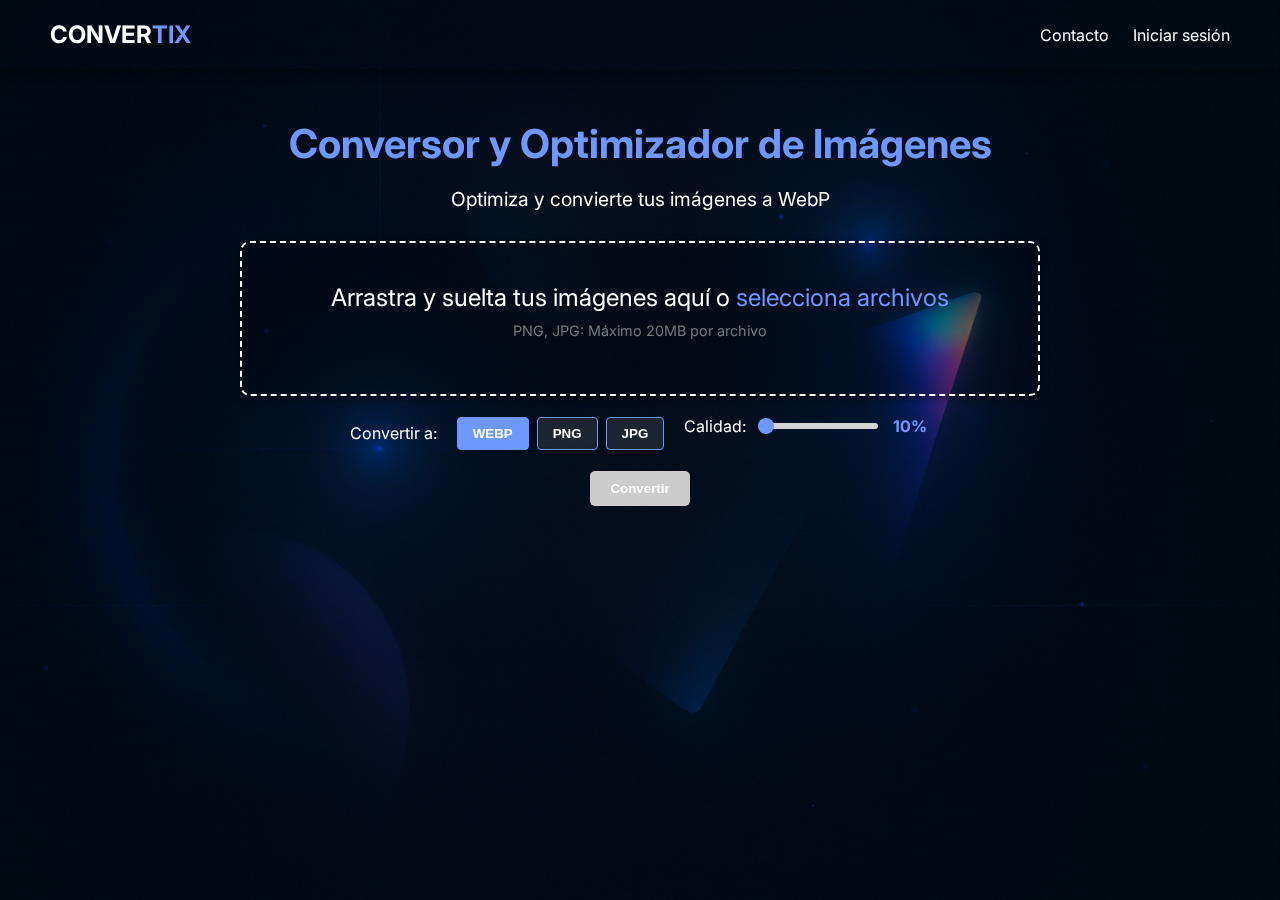
<file: frontend/public/index.html>
<!DOCTYPE html>
<html lang="es">
    <head>
        <meta charset="UTF-8">
        <meta name="viewport" content="width=device-width, initial-scale=1.0">
        <title>CONVERTIX - Conversor de Imágenes a WebP</title>
        <link rel="stylesheet" href="styles.css">
        <link href="https://fonts.googleapis.com/css2?family=Inter:wght@700&display=swap" rel="stylesheet">
    </head>
<body class="is-preload">
    <div id="bg"></div>
    <header>
        <div class="logo">
            CONVER<span class="logopt2">TIX</span>
        </div>
        <nav>
            <a href="#">Contacto</a>
            <a href="#">Iniciar sesión</a>
        </nav>
    </header>

    <main>
        <div class="hero">
            <h1 class="hero2">Conversor y Optimizador de Imágenes</h1>
            <p>Optimiza y convierte tus imágenes a WebP</p>
        </div>
        <div class="upload-area" id="dropZone">
            <div class="upload-instructions" id="instructions">
                Arrastra y suelta tus imágenes aquí o <span class="uploadpt2">selecciona archivos</span>
                <p class="formats">PNG, JPG: Máximo 20MB por archivo</p>
            </div>
            <div class="file-list" id="fileList">
                <!-- Aquí aparecerán las imágenes cargadas -->
            </div>


            <!--
                ELEMENTOS ESENCIALES PARA EL BACKEND:
                1. Input de archivos (contiene las imágenes seleccionadas):
                - Array de File objects
                - Se obtiene con: files (variable global en script.js)
            -->
            <input type="file" id="fileInput" accept=".png, .jpg, .jpeg" multiple>


        </div>

        <div class="conversion-controls">
            <div class="format-options">
                <label>Convertir a:</label>


                <!-- 
                    2. Selector de formato (valor activo):
                    - data-format del botón activo (webp/png/jpg)
                    - Se obtiene con: document.querySelector('.format-btn.active').dataset.format
                -->
                <div class="format-buttons">
                    <button class="format-btn active" data-format="webp">WEBP</button>
                    <button class="format-btn" data-format="png">PNG</button>
                    <button class="format-btn" data-format="jpg">JPG</button>
                </div>


                <div class="quality-control" style="opacity: 1; pointer-events: auto;">
                    <div class="quality-wrapper">
                        <div class="slider-container">
                            <span class="option-label">Calidad:</span>


                            <!--
                                3. Control de calidad (solo aplica para WEBP):
                                - Valor del slider (10-100)
                                - Se obtiene con: document.getElementById('qualitySlider').value
                            -->
                            <input type="range" id="qualitySlider" min="10" max="100" step="10" value="10">


                            <span id="qualityValue">10%</span>
                        </div>
                    </div>
                </div>
            </div>
            <div class="buttons">
                <button id="convertBtn" disabled>Convertir</button>
                <button id="cancelBtn" style="display: none;">Cancelar</button>
            </div>
        </div>
    </main>

    <script src="script.js"></script>
</body>
</html>
</file>
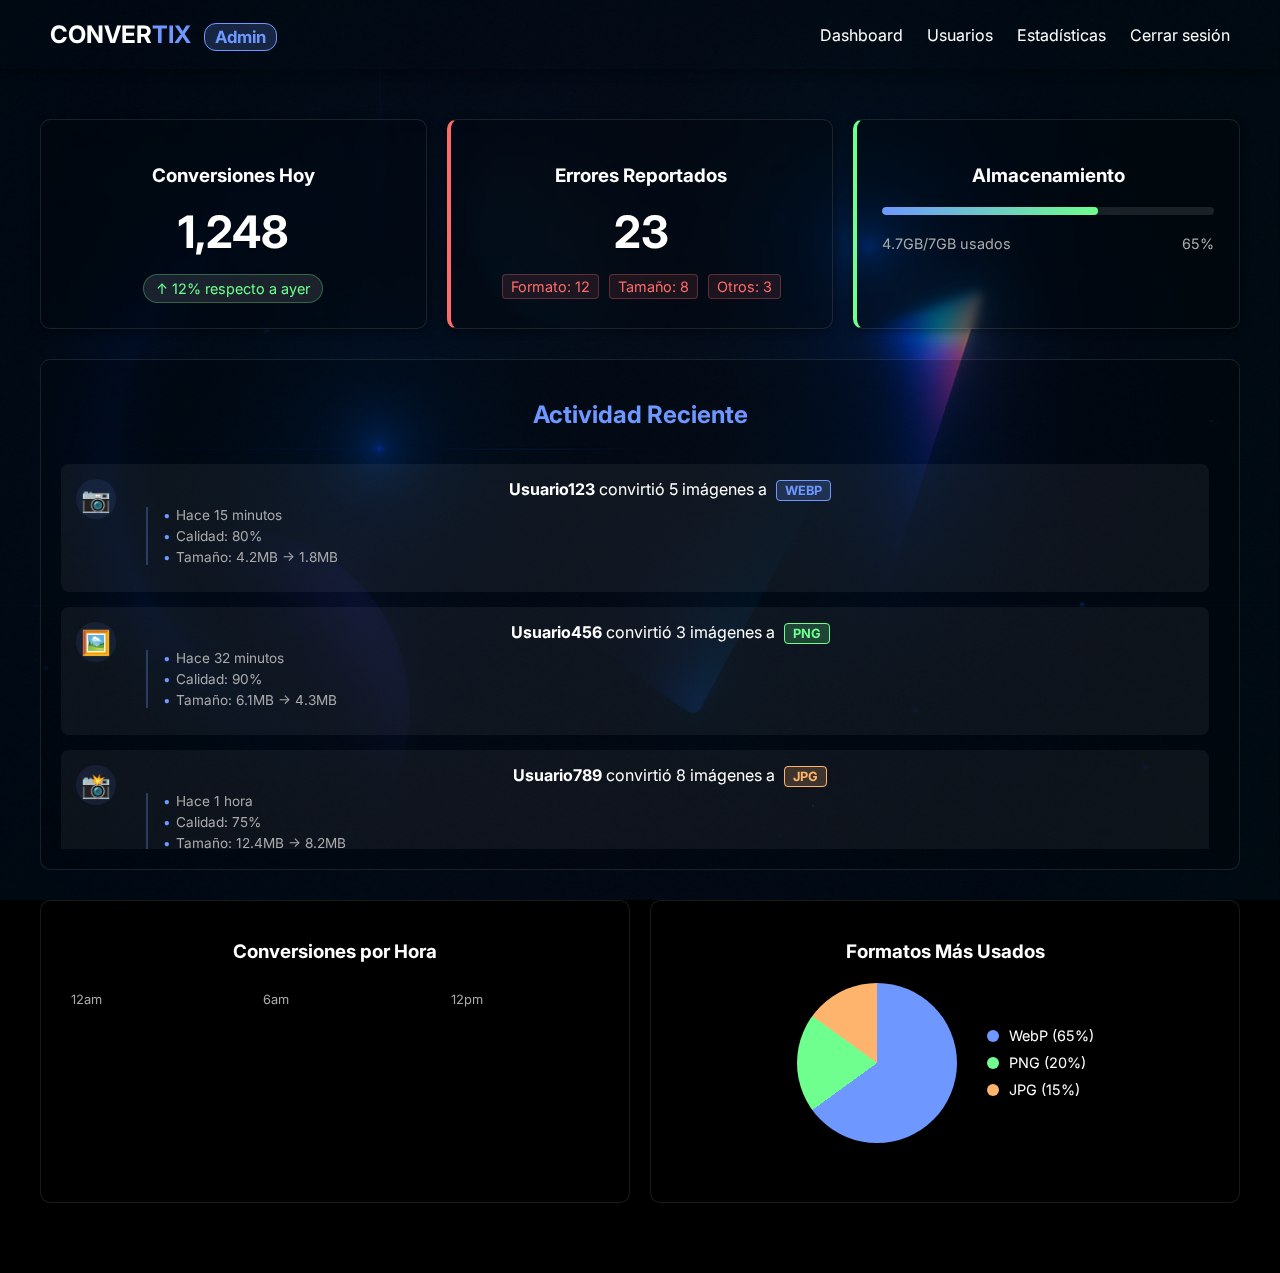
<file: frontend/private/adminsimulate.html>
<!DOCTYPE html>
<html lang="es">
<head>
    <meta charset="UTF-8">
    <meta name="viewport" content="width=device-width, initial-scale=1.0">
    <title>CONVERTIX - Panel de Administración</title>
    <link rel="stylesheet" href="../public/styles.css">
    <link rel="stylesheet" href="adminsimulate.css">
    <link href="https://fonts.googleapis.com/css2?family=Inter:wght@400;700&display=swap" rel="stylesheet">
</head>
<body class="admin-body">
    <div id="admin-bg"></div>
    
    <header class="admin-header">
        <div class="logo">
            CONVER<span class="logopt2">TIX</span> <span class="admin-badge">Admin</span>
        </div>
        <nav>
            <a href="#" id="dashboardLink">Dashboard</a>
            <a href="#" id="usersLink">Usuarios</a>
            <a href="#" id="statsLink">Estadísticas</a>
            <a href="#" id="logoutLink">Cerrar sesión</a>
        </nav>
    </header>

    <main class="admin-main">
        <section class="admin-card-container">
            <!-- Tarjeta de Resumen Diario -->
            <div class="admin-card">
                <h3 class="subtitle">Conversiones Hoy</h3>
                <div class="stat-value">1,248</div>
                <div class="stat-comparison positive">↑ 12% respecto a ayer</div>
            </div>

            <!-- Tarjeta de Errores -->
            <div class="admin-card error-card">
                <h3 class="subtitle">Errores Reportados</h3>
                <div class="stat-value">23</div>
                <div class="error-types">
                    <span>Formato: 12</span>
                    <span>Tamaño: 8</span>
                    <span>Otros: 3</span>
                </div>
            </div>

            <!-- Tarjeta de Uso de Almacenamiento -->
            <div class="admin-card storage-card">
                <h3 class="subtitle">Almacenamiento</h3>
                <div class="storage-bar">
                    <div class="storage-progress" style="width: 65%"></div>
                </div>
                <div class="storage-info">
                    <span>4.7GB/7GB usados</span>
                    <span>65%</span>
                </div>
            </div>
        </section>

        <section class="recent-activity">
            <h2 class="title">Actividad Reciente</h2>
            <div class="activity-list-container">
                <div class="activity-list">
                <div class="activity-item">
                    <div class="activity-icon">📷</div>
                    <div class="activity-details">
                        <p><strong>Usuario123</strong> convirtió 5 imágenes a <span class="format-badge webp">WEBP</span></p>
                        <div class="activity-meta">
                            <span>Hace 15 minutos</span>
                            <span>Calidad: 80%</span>
                            <span>Tamaño: 4.2MB → 1.8MB</span>
                        </div>
                    </div>
                </div>
            </div>
            
                <div class="activity-item">
                    <div class="activity-icon">🖼️</div>
                    <div class="activity-details">
                        <p><strong>Usuario456</strong> convirtió 3 imágenes a <span class="format-badge png">PNG</span></p>
                        <div class="activity-meta">
                            <span>Hace 32 minutos</span>
                            <span>Calidad: 90%</span>
                            <span>Tamaño: 6.1MB → 4.3MB</span>
                        </div>
                    </div>
                </div>
                <div class="activity-item">
                    <div class="activity-icon">📸</div>
                    <div class="activity-details">
                        <p><strong>Usuario789</strong> convirtió 8 imágenes a <span class="format-badge jpg">JPG</span></p>
                        <div class="activity-meta">
                            <span>Hace 1 hora</span>
                            <span>Calidad: 75%</span>
                            <span>Tamaño: 12.4MB → 8.2MB</span>
                        </div>
                    </div>
                </div>
            </div>
        </section>

        <section class="conversion-charts">
            <div class="chart-container">
                <h3 class="subtitle">Conversiones por Hora</h3>
                <div class="bar-chart-wrapper">
                   <div class="bar-chart">
                        <div class="chart-legend">
                            <span>12am</span>
                            <span>6am</span>
                            <span>12pm</span>
                            <span>6pm</span>
                        </div>
                        <div class="chart-bars">
                            <!-- Barras se generarán con JavaScript -->
                        </div>
                    </div>
                </div>
            </div>
            <div class="chart-container">
                <h3 class="subtitle">Formatos Más Usados</h3>
                <div class="pie-chart-container">
                    <div class="pie-chart"></div>
                    <div class="pie-chart-legend">
                        <div><span class="webp-dot"></span> WebP (65%)</div>
                        <div><span class="png-dot"></span> PNG (20%)</div>
                        <div><span class="jpg-dot"></span> JPG (15%)</div>
                    </div>
                </div>
            </div>
        </section>
    </main>

    <script src="adminsimulate.js"></script>
</body>
</html>
--!>
</file>
<file: frontend/public/styles.css>
/* ============================================= */
/* ESTILOS BASE Y CONFIGURACIONES GLOBALES */
/* ============================================= */
body {
    font-family: 'Inter', sans-serif;
    margin: 0;
    padding: 0;
    background-color: black;
    background-size: cover;
    min-height: 100vh;
}

/* Transiciones para el estado inicial (preload) */
body.is-preload #bg,
body.is-preload header,
body.is-preload main {
    opacity: 0;
}

/* ============================================= */
/* HEADER - BARRA SUPERIOR */
/* ============================================= */
header {
    display: flex;
    justify-content: space-between;
    align-items: center;
    padding: 20px 50px;
    background-color: rgba(255, 255, 255, 0);
    box-shadow: 0 2px 10px rgba(0, 0, 0, 0.426);
    transition: opacity 0.5s ease-in-out;
}

.logo {
    font-size: 24px;
    font-weight: bold;
    color: #ffffff;
}

.logopt2 {
    font-size: 24px;
    font-weight: bold;
    color: #6e97ff;
}

nav a {
    margin-left: 20px;
    text-decoration: none;
    color: #ffffff;
}

nav a:hover {
    color: #6e97ff;
}

/* ============================================= */
/* HERO - SECCIÓN PRINCIPAL */
/* ============================================= */
main {
    max-width: 800px;
    margin: 50px auto;
    text-align: center;
    padding: 0 20px;
    transition: opacity 0.5s ease-in-out;
    transition-delay: 0.3s;
}

.hero h1 {
    font-size: 2.5rem;
    margin-bottom: 10px;
}

.hero p {
    font-size: 1.2rem;
    color: #ffffff;
    font-weight: medium;
}

.hero2 {
    color: #6e97ff;
}

/* ============================================= */
/* ZONA DE CARGA DE ARCHIVOS */
/* ============================================= */
.upload-area {
    position: relative;
    border: 2px dashed #ffffff;
    border-radius: 10px;
    padding: 40px;
    margin-top: 30px;
    background-color: rgba(0, 0, 0, 0.19);
    box-shadow: 0 2px 10px rgba(0, 0, 0, 0.426);
    cursor: pointer;
    transition: all 0.3s;
    overflow: hidden;
}

.upload-area:hover {
    border-color: #0000006f;
}

.upload-instructions {
    font-size: 24px;
    font-weight: medium;
    color: #ffffff;
}

.uploadpt2 {
    font-size: 24px;
    font-weight: medium;
    color: #6e97ff;
}

.formats {
    font-weight: light;
    margin-top: 10px !important;
    color: #777777;
    font-size: 0.9rem !important;
}

#fileInput {
    display: none;
}

/* ============================================= */
/* LISTA DE ARCHIVOS CARGADOS */
/* ============================================= */
.file-list {
    max-height: 300px;
    overflow-y: auto;
    width: 100%;
    display: none;
    margin-top: 20px;
}

.file-item {
    display: flex;
    align-items: center;
    padding: 10px;
    margin-bottom: 8px;
    border-radius: 5px;
    position: relative;
    overflow: hidden;
    background: rgba(255, 255, 255, 0.1);
}

.file-progress-fill {
    position: absolute;
    top: 0;
    left: 0;
    height: 100%;
    width: 0%;
    background-color: #6e97ff;
    transition: width 0.5s ease-out, opacity 0.5s ease-out;
    z-index: 0;
    opacity: 1;
}

.file-content {
    position: relative;
    z-index: 1;
    display: flex;
    align-items: center;
    width: 100%;
}

.file-icon {
    width: 24px;
    height: 24px;
    margin-right: 10px;
    background: url('../assets/img/imageicon.png') no-repeat center center;
    background-size: contain;
}

.file-name {
    flex-grow: 1;
    white-space: nowrap;
    overflow: hidden;
    text-overflow: ellipsis;
    color: #ffffff;
}

.file-remove {
    color: #ff6b6b;
    cursor: pointer;
    margin-left: 15px;
    font-weight: bold;
    font-size: 2em;
    padding: 0 15px;
    line-height: 1;
    transition: transform 0.2s;
}

.file-remove:hover {
    transform: scale(1.5);
}

/* ============================================= */
/* CONTROLES DE CONVERSIÓN */
/* ============================================= */
.conversion-controls {
    margin-top: 20px;
    text-align: center;
    color: white;
}

.format-options {
    display: flex;
    align-items: center;
    gap: 20px;
    flex-wrap: wrap;
    justify-content: center;
    margin-bottom: 20px;
}

.format-buttons {
    display: flex;
    gap: 8px;
}

.format-btn {
    padding: 8px 15px;
    background: rgba(255, 255, 255, 0.1);
    border: 1px solid #6e97ff;
    color: white;
    border-radius: 4px;
    cursor: pointer;
    transition: all 0.3s;
}

.format-btn.active {
    background: #6e97ff;
}

.format-btn:not(.active):hover {
    background: rgba(110, 151, 255, 0.3);
}

/* ============================================= */
/* CONTROL DE CALIDAD */
/* ============================================= */
.quality-control {
    margin-bottom: 15px;
    color: white;
}

.quality-wrapper {
    display: flex;
    align-items: center;
    gap: 10px;
}

.slider-container {
    display: flex;
    align-items: center;
    gap: 10px;
}

#qualitySlider {
    -webkit-appearance: none;
    height: 6px;
    background: #d3d3d3;
    border-radius: 3px;
    width: 120px;
}

#qualitySlider::-webkit-slider-thumb {
    -webkit-appearance: none;
    width: 16px;
    height: 16px;
    border-radius: 50%;
    background: #6e97ff;
    cursor: pointer;
}

#qualityValue {
    color: #6e97ff;
    font-weight: bold;
    min-width: 40px;
    display: inline-block;
    text-align: center;
}

/* ============================================= */
/* BOTONES PRINCIPALES */
/* ============================================= */
.buttons {
    display: flex;
    justify-content: center;
    gap: 10px;
}

button {
    padding: 10px 20px;
    border: none;
    border-radius: 5px;
    cursor: pointer;
    font-weight: bold;
}

#convertBtn {
    background: #6e97ff;
    color: white;
}

#convertBtn:disabled {
    background: #cccccc;
    cursor: not-allowed;
}

#cancelBtn {
    background: #ff6b6b;
    color: white;
}

#cancelBtn:disabled {
    background: #cccccc !important;
    cursor: not-allowed;
    opacity: 0.7;
}

/* ============================================= */
/* BARRA DE PROGRESO DE CONVERSIÓN */
/* ============================================= */
.conversion-progress {
    position: absolute;
    bottom: 0;
    left: 0;
    width: 100%;
    height: 0%;
    background-color: rgba(110, 151, 255, 0.3);
    transition: height 0.3s ease, opacity 0.5s ease;
    z-index: 0;
}

/* ============================================= */
/* FONDO DE PANTALLA */
/* ============================================= */
#bg {
    position: fixed;
    top: 0;
    left: 0;
    width: 100%;
    height: 100%;
    z-index: -1;
    background: url('../assets/img/bg.jpg') no-repeat center center;
    background-size: cover;
    transition: opacity 2s ease-in-out;
}
</file>
<file: frontend/private/adminsimulate.css>
/* ============================================= */
/* ESTILOS BASE ADMIN - CONSISTENTES CON PÚBLICO */
/* ============================================= */
.admin-body {
    font-family: 'Inter', sans-serif;
    margin: 0;
    padding: 0;
    min-height: 100vh;
}

/* Fondo con efecto idéntico al público */
#admin-bg {
    position: fixed;
    top: 0;
    left: 0;
    width: 100%;
    height: 100%;
    z-index: -1;
    background: url('../assets/img/bg.jpg') no-repeat center center;
    background-size: cover;
    transition: opacity 2s ease-in-out;
}

/* Preload consistente */
body.is-preload #admin-bg,
body.is-preload .admin-header,
body.is-preload .admin-main {
    opacity: 0;
}

/* ============================================= */
/* HEADER ADMIN - MISMOS ESTILOS QUE PÚBLICO */
/* ============================================= */
.admin-header {
    display: flex;
    justify-content: space-between;
    align-items: center;
    padding: 20px 50px;
    background-color: rgba(255, 255, 255, 0);
    box-shadow: 0 2px 10px rgba(0, 0, 0, 0.426);
    transition: opacity 0.5s ease-in-out;
}

.admin-header .logo {
    font-size: 24px;
    font-weight: bold;
    color: #ffffff;
}

.admin-header .logopt2 {
    font-size: 24px;
    font-weight: bold;
    color: #6e97ff;
}

.admin-header nav a {
    margin-left: 20px;
    text-decoration: none;
    color: #ffffff;
    transition: color 0.3s ease;
    position: relative;
}

.admin-header nav a:hover {
    color: #6e97ff;
}

/* Subrayado animado como efecto hover */
.admin-header nav a::after {
    content: '';
    position: absolute;
    width: 0;
    height: 2px;
    bottom: -5px;
    left: 0;
    background-color: #6e97ff;
    transition: width 0.3s ease;
}

.admin-header nav a:hover::after {
    width: 100%;
}

/* Badge admin con estilo coherente */
.admin-badge {
    font-size: 0.7em;
    background: rgba(110, 151, 255, 0.2);
    color: #6e97ff;
    padding: 3px 10px;
    border-radius: 12px;
    margin-left: 8px;
    vertical-align: middle;
    border: 1px solid #6e97ff;
}

/* ============================================= */
/* MAIN ADMIN - CONSISTENCIA VISUAL */
/* ============================================= */
.admin-main {
    max-width: 1200px;
    margin: 50px auto;
    padding: 0 20px;
    transition: opacity 0.5s ease-in-out;
    transition-delay: 0.3s;
}

.title {
    color:#6e97ff;
}

.subtitle {
    color: #ffffff;
}

/* ============================================= */
/* COMPONENTES ADMIN CON ESTILO COHERENTE */
/* ============================================= */
.admin-card-container {
    display: grid;
    grid-template-columns: repeat(auto-fit, minmax(300px, 1fr));
    gap: 20px;
    margin-bottom: 30px;
}

.admin-card {
    background: rgba(0, 0, 0, 0.19);
    border: 1px solid rgba(255, 255, 255, 0.1);
    border-radius: 10px;
    padding: 25px;
    box-shadow: 0 2px 10px rgba(0, 0, 0, 0.426);
    transition: all 0.3s ease, transform 0.2s ease;
    backdrop-filter: blur(5px);
}

.admin-card:hover {
    transform: translateY(-5px);
    box-shadow: 0 5px 15px rgba(0, 0, 0, 0.3);
    border-color: rgba(110, 151, 255, 0.3);
}

.error-card {
    border-left: 4px solid #ff6b6b;
}

.storage-card {
    border-left: 4px solid #6eff8e;
}

.error-types{
    color:#ff6b6b;
    display: flex;
    justify-content: center;
    gap: 15px;
    margin-top: 10px;
    flex-wrap: wrap;
}

.error-types span {
    background: rgba(255, 107, 107, 0.1);
    padding: 5px 12px;
    border-radius: 15px;
    font-size: 1em;
    display: inline-flex;
    align-items: center;
    border: 1px solid rgba(255, 107, 107, 0.3);
}

.stat-value {
    font-size: 2.8em;
    font-weight: bold;
    margin: 15px 0;
    color: #ffffff;
    text-shadow: 0 2px 4px rgba(0, 0, 0, 0.3);
}

.stat-comparison {
    font-size: 0.9em;
    padding: 5px 12px;
    border-radius: 15px;
    display: inline-block;
    background: rgba(255, 255, 255, 0.1);
    border: 1px solid;
}

.positive {
    border-color: rgba(110, 255, 142, 0.3);
    color: #6eff8e;
}

.negative {
    border-color: rgba(255, 107, 107, 0.3);
    color: #ff6b6b;
}

.error-types {
    display: flex;
    gap: 10px;
    margin-top: 10px;
    font-size: 0.9em;
}

.error-types span {
    background: rgba(255, 107, 107, 0.1);
    padding: 3px 8px;
    border-radius: 4px;
}

.storage-bar {
    height: 8px;
    background: rgba(255, 255, 255, 0.1);
    border-radius: 4px;
    margin: 20px 0;
    overflow: hidden;
}

.storage-progress {
    height: 100%;
    background: linear-gradient(to right, #6e97ff, #6eff8e);
    border-radius: 4px;
    transition: width 1s ease;
}

.storage-info {
    display: flex;
    justify-content: space-between;
    font-size: 0.9em;
    color: #aaaaaa;
}

/* ============================================= */
/* ACTIVIDAD RECIENTE */
/* ============================================= */
.recent-activity {
    background: rgba(0, 0, 0, 0.19);
    border-radius: 10px;
    padding: 20px;
    margin-bottom: 30px;
    border: 1px solid rgba(255, 255, 255, 0.1);
}

.activity-list-container {
    max-height: 400px;
    overflow-y: auto;
    margin-top: 15px;
    padding-right: 10px;
}

/* Personalizar scrollbar */
.activity-list-container::-webkit-scrollbar {
    width: 6px;
}

.activity-list-container::-webkit-scrollbar-track {
    background: rgba(255, 255, 255, 0.05);
    border-radius: 3px;
}

.activity-list-container::-webkit-scrollbar-thumb {
    background: #6e97ff;
    border-radius: 3px;
}

.activity-list {
    margin-top: 15px;
}

.activity-item {
    display: flex;
    padding: 15px;
    margin-bottom: 15px; /* Aumenté el espacio entre items */
    border-radius: 8px;
    background: rgba(255, 255, 255, 0.05);
    transition: all 0.3s ease;
    align-items: flex-start; /* Alineación superior */
}


.activity-item:hover {
    background: rgba(110, 151, 255, 0.1);
    transform: translateX(5px);
}

.activity-icon {
    font-size: 1.5em;
    margin-right: 15px;
    color: #6e97ff;
    width: 40px;
    height: 40px;
    display: flex;
    align-items: center;
    justify-content: center;
    background: rgba(110, 151, 255, 0.1);
    border-radius: 50%;
}

.activity-details {
    flex: 1;
    margin-left: 15px;
}

.activity-details p {
    margin: 0;
    color: #ffffff;
    font-weight: medium;
}

.activity-meta {
    display: flex;
    flex-direction: column;
    gap: 5px;
    margin: 8px 0 12px 0; /* Más espacio alrededor de los meta datos */
    padding-left: 15px;
    border-left: 2px solid rgba(110, 151, 255, 0.3);
}

.activity-meta span {
    font-size: 0.85em;
    color: #aaaaaa;
    display: flex;
    align-items: center;
}

.activity-meta span::before {
    content: '•';
    margin-right: 5px;
    color: #6e97ff;
}

.format-badge {
    padding: 2px 8px;
    border-radius: 4px;
    font-size: 0.8em;
    font-weight: bold;
    margin-left: 5px;
}

.webp { background: rgba(110, 151, 255, 0.2); color: #6e97ff; border: 1px solid #6e97ff; }
.png { background: rgba(110, 255, 142, 0.2); color: #6eff8e; border: 1px solid #6eff8e; }
.jpg { background: rgba(255, 180, 110, 0.2); color: #ffb46e; border: 1px solid #ffb46e; }

/* ============================================= */
/* GRÁFICOS */
/* ============================================= */
.conversion-charts {
    display: grid;
    grid-template-columns: repeat(auto-fit, minmax(400px, 1fr));
    gap: 20px;
}

.chart-container {
    background: rgba(0, 0, 0, 0.19);
    border-radius: 10px;
    padding: 20px;
    border: 1px solid rgba(255, 255, 255, 0.1);
    overflow: hidden; /* Para contener el scroll */
}

.bar-chart-wrapper {
    overflow-x: auto;
    padding-bottom: 10px; /* Espacio para el scroll */
}

.bar-chart {
    margin-top: 10px;
    height: 180px;
    display: flex;
    flex-direction: column;
    min-width: 600px; /* Ancho mínimo para forzar scroll */
}

.chart-legend {
    display: flex;
    justify-content: space-between;
    color: #aaaaaa;
    font-size: 0.8em;
    margin-bottom: 30px;
    padding: 0 10px;
    min-width: 600px; /* Mismo ancho que el gráfico */
}

/* Personalizar scrollbar horizontal */
.bar-chart-wrapper::-webkit-scrollbar {
    height: 6px;
}

.bar-chart-wrapper::-webkit-scrollbar-track {
    background: rgba(255, 255, 255, 0.05);
    border-radius: 3px;
}

.bar-chart-wrapper::-webkit-scrollbar-thumb {
    background: #6e97ff;
    border-radius: 3px;
}

.chart-bars {
    display: flex;
    height: 120px;
    align-items: flex-end;
    gap: 6px;
    padding: 0 10px;
}

.chart-bar {
    flex: 1;
    background: linear-gradient(to top, #6e97ff, #6eff8e);
    border-radius: 4px 4px 0 0;
    min-width: 20px;
    position: relative;
    transition: height 1s ease;
}

.chart-bar::after {
    content: attr(data-value);
    position: absolute;
    top: -25px;
    left: 50%;
    transform: translateX(-50%);
    color: white;
    font-size: 0.8em;
}

.pie-chart-container {
    display: flex;
    align-items: center;
    justify-content: center;
    gap: 30px;
    margin-top: 20px;
}

.pie-chart {
    width: 160px;
    height: 160px;
    border-radius: 50%;
    background: conic-gradient(
        #6e97ff 0% 65%,
        #6eff8e 65% 85%,
        #ffb46e 85% 100%
    );
    flex-shrink: 0;
}

.pie-chart-legend {
    text-align: left;
}

.pie-chart-legend div {
    margin: 10px 0;
    color: white;
    font-size: 0.9em;
    display: flex;
    align-items: center;
}

.webp-dot, .png-dot, .jpg-dot {
    display: inline-block;
    width: 12px;
    height: 12px;
    border-radius: 50%;
    margin-right: 10px;
}

.webp-dot { background: #6e97ff; }
.png-dot { background: #6eff8e; }
.jpg-dot { background: #ffb46e; }

/* ============================================= */
/* DISEÑO RESPONSIVE */
/* ============================================= */
@media (max-width: 768px) {
    .admin-header {
        padding: 15px 20px;
        flex-direction: column;
        text-align: center;
    }
    
    .admin-header nav {
        margin-top: 15px;
    }
    
    .admin-header nav a {
        margin: 0 10px;
    }
    
    .admin-main {
        margin: 30px auto;
        padding: 0 15px;
    }
    
    .admin-card {
        padding: 15px;
    }
    
    .stat-value {
        font-size: 2em;
    }
    
    .conversion-charts {
        grid-template-columns: 1fr;
    }
    
    .activity-meta {
        flex-direction: column;
        gap: 5px;
    }
}
</file>
